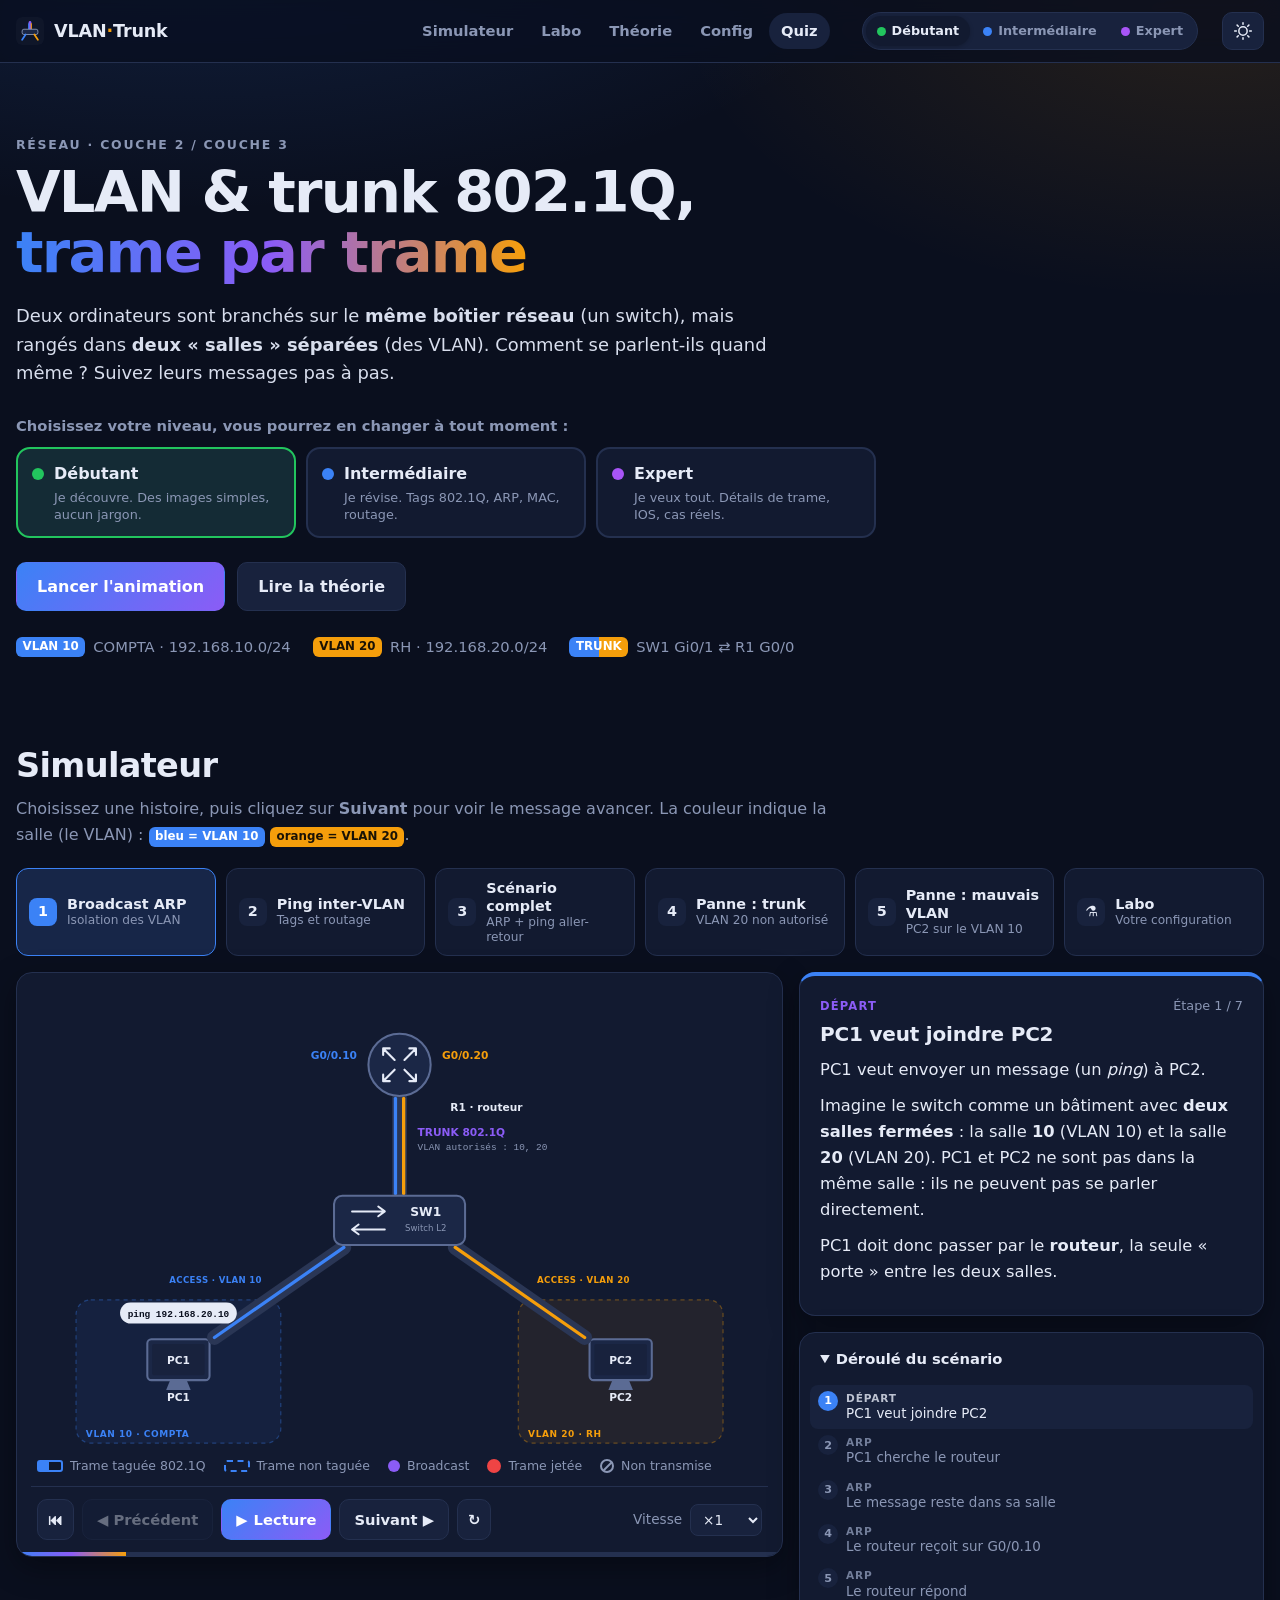
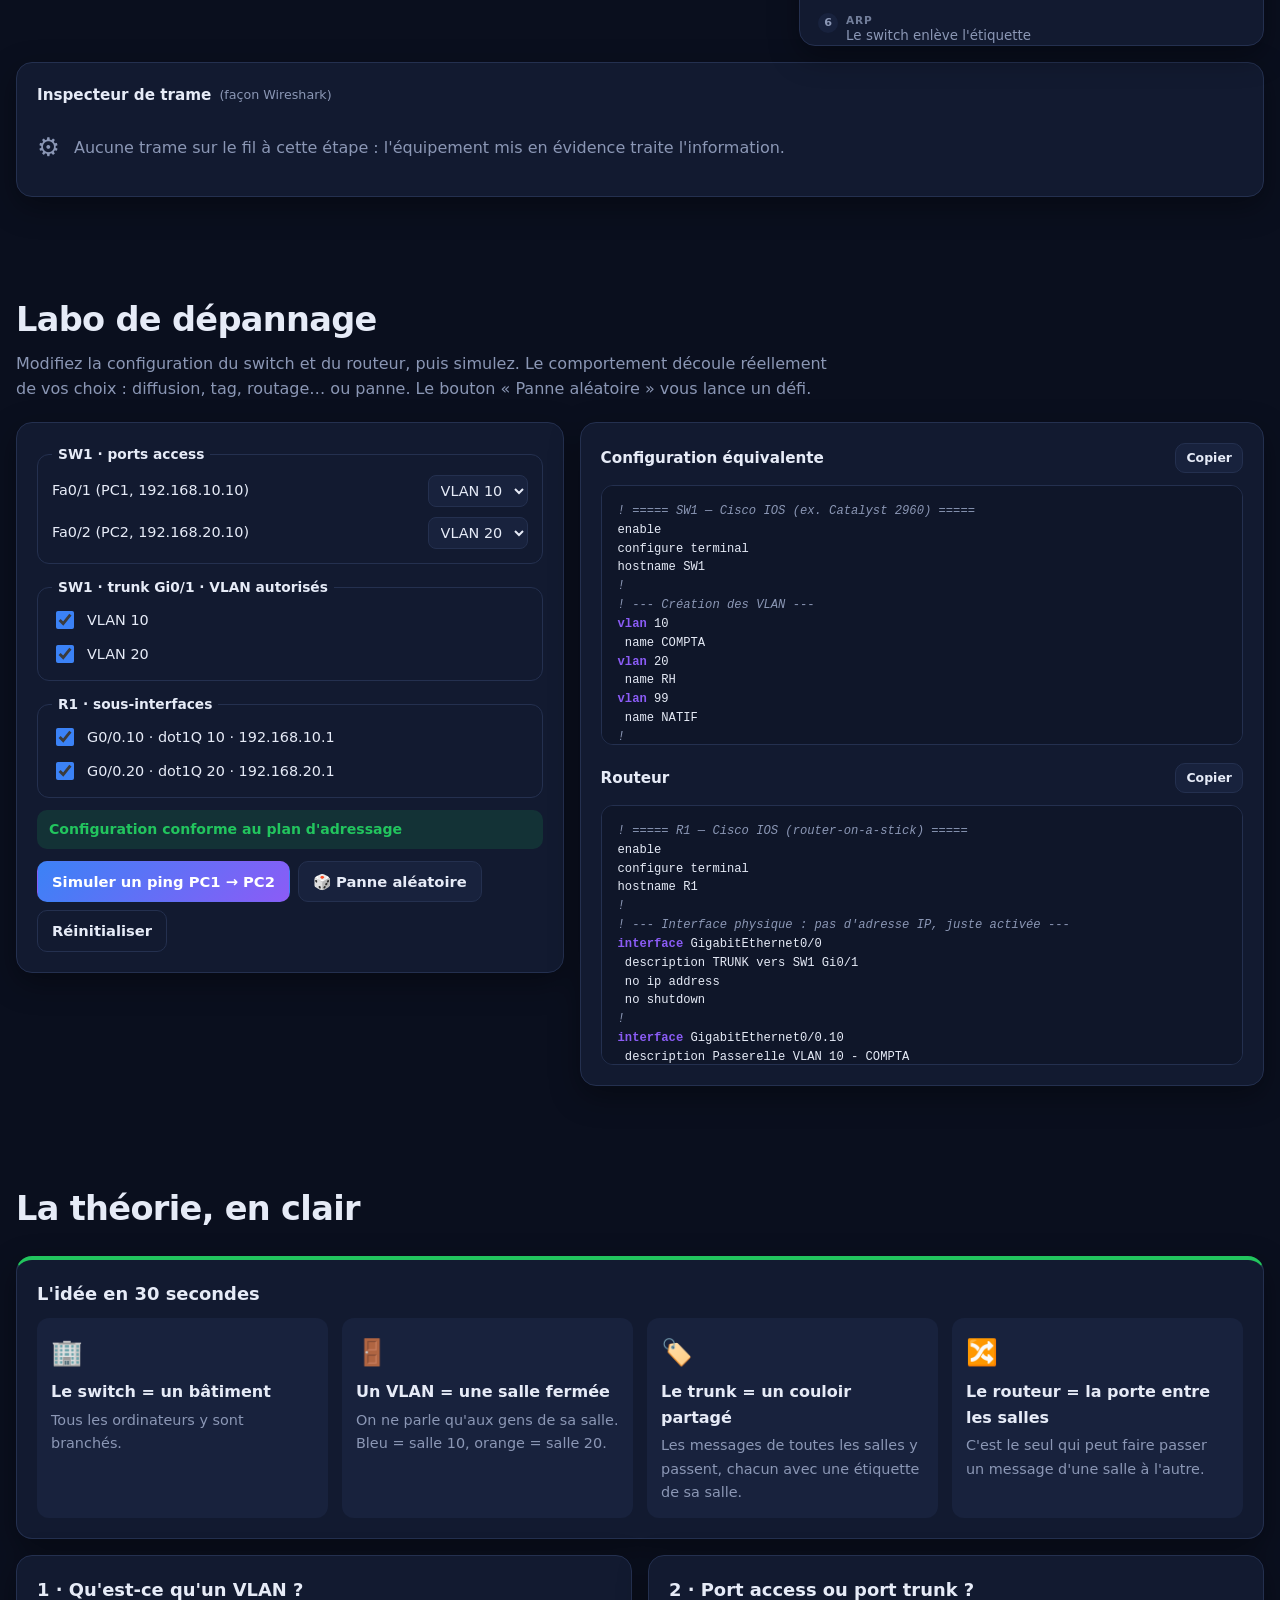
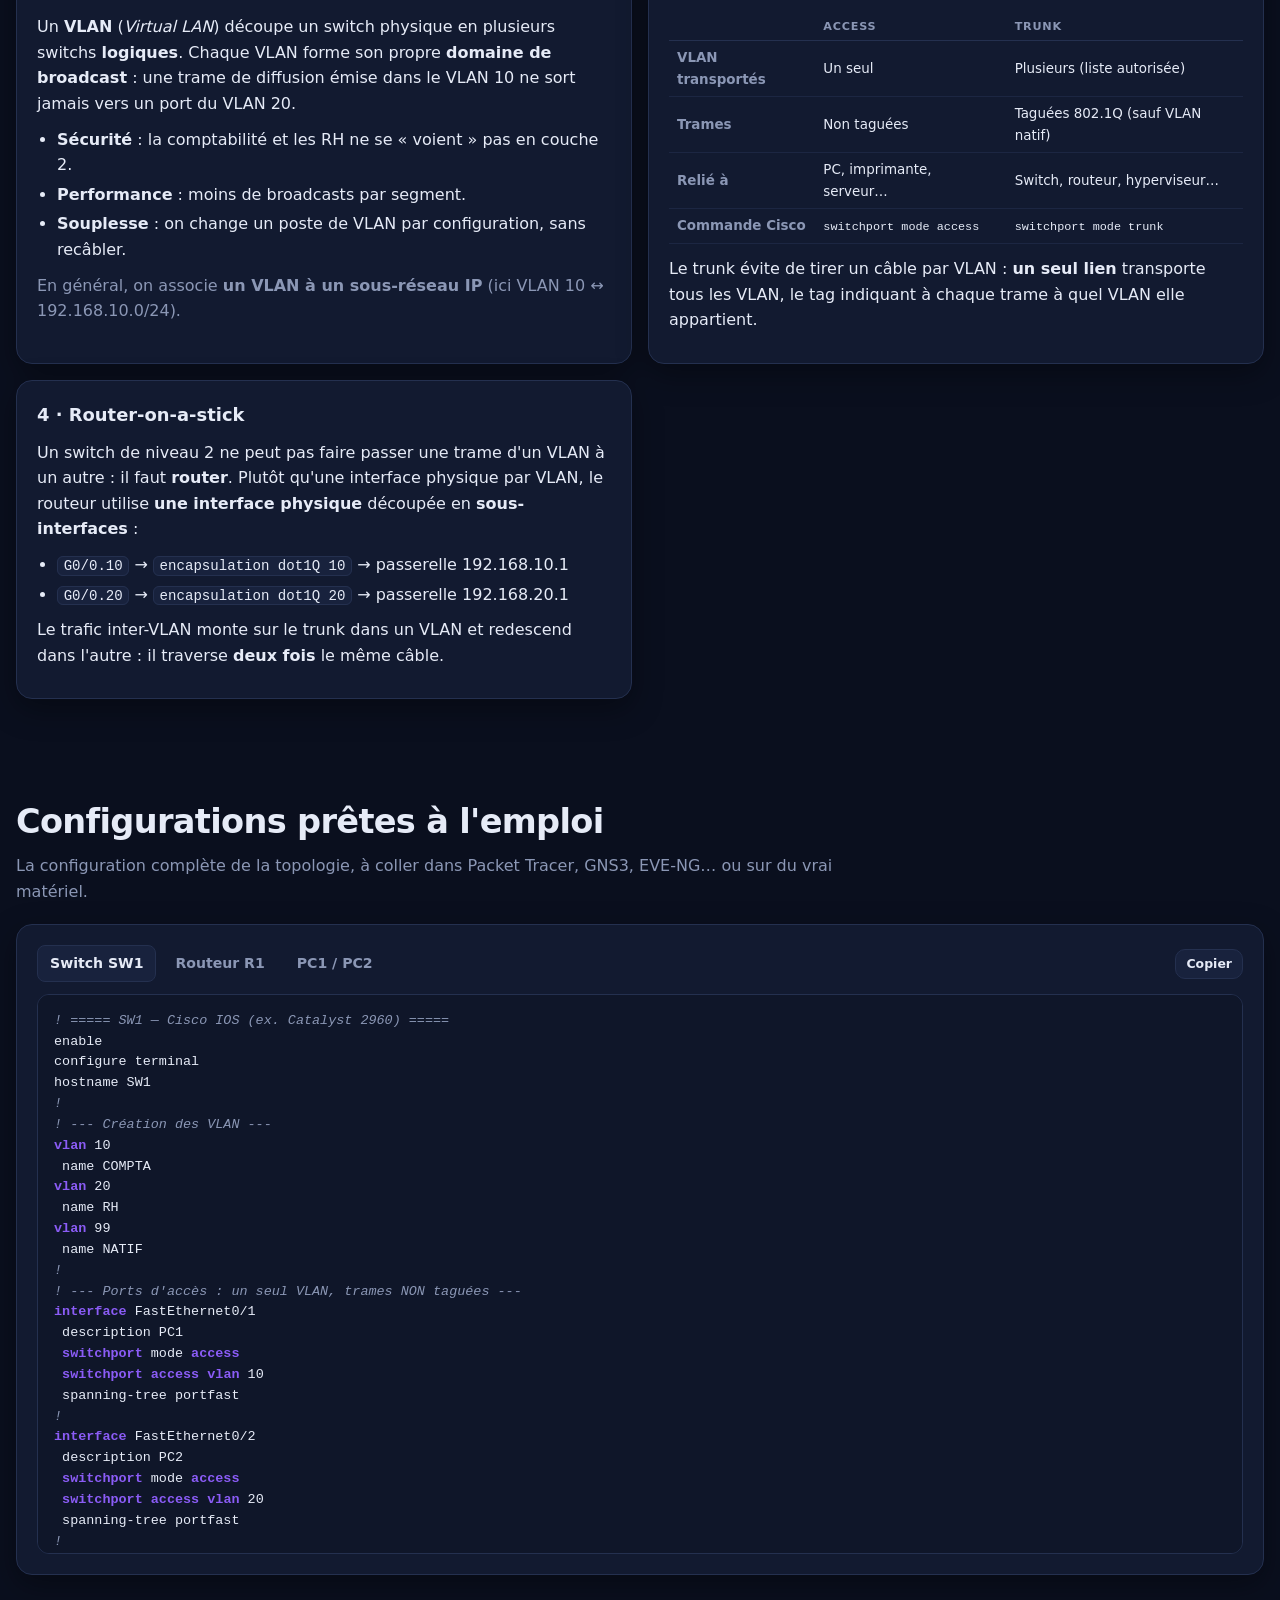
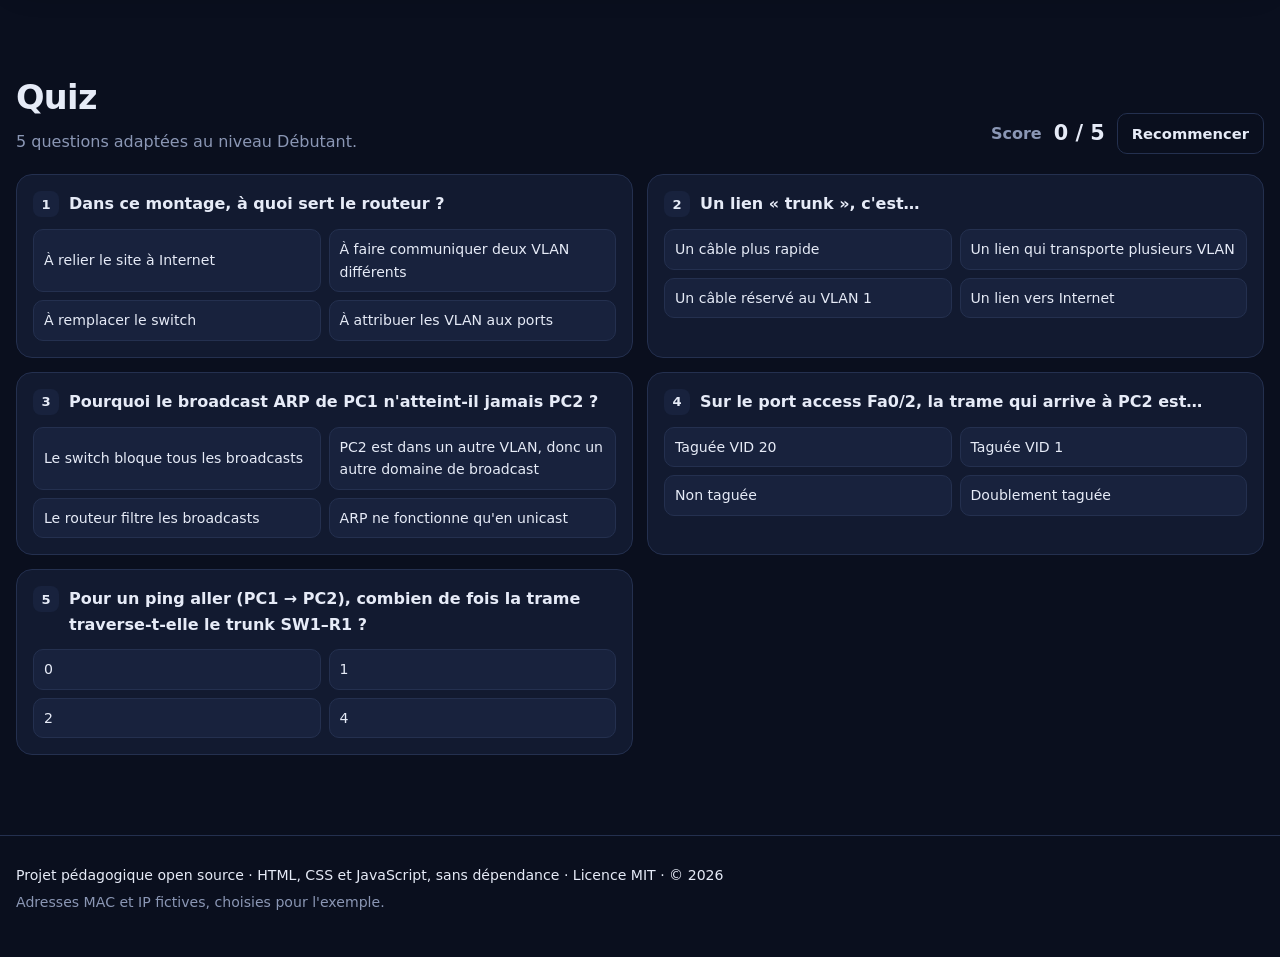
<file: index.html>
<!DOCTYPE html>
<html lang="fr" data-theme="dark" data-level="1">
<head>
  <meta charset="utf-8">
  <meta name="viewport" content="width=device-width, initial-scale=1">
  <title>VLAN & Trunk 802.1Q expliqués en animation</title>
  <meta name="description" content="Simulateur animé et pédagogique : VLAN, ports access, trunk 802.1Q et routage inter-VLAN (router-on-a-stick) entre deux machines sur un même switch.">
  <meta name="theme-color" content="#0b1020">
  <meta property="og:title" content="VLAN & Trunk 802.1Q expliqués en animation">
  <meta property="og:description" content="Suivez chaque trame : tag, détag, diffusion, routage inter-VLAN. Avec labo de dépannage, configs Cisco et quiz.">
  <meta property="og:type" content="website">
  <link rel="icon" href="assets/img/favicon.svg" type="image/svg+xml">
  <link rel="stylesheet" href="assets/css/style.css">
</head>
<body>
  <a class="skip" href="#simulateur">Aller au simulateur</a>

  <header class="topbar">
    <div class="wrap topbar-inner">
      <a class="brand" href="#top" aria-label="Accueil">
        <img src="assets/img/favicon.svg" alt="" width="28" height="28">
        <span>VLAN<b>·</b>Trunk</span>
      </a>
      <nav class="nav" aria-label="Sections">
        <a href="#simulateur">Simulateur</a>
        <a href="#labo">Labo</a>
        <a href="#theorie">Théorie</a>
        <a href="#config">Config</a>
        <a href="#quiz">Quiz</a>
      </nav>
      <div class="levels" role="group" aria-label="Niveau de lecture">
        <button type="button" data-level-btn="1" aria-pressed="true" title="Débutant : des images simples, sans jargon"><i class="dot l1"></i><span>Débutant</span></button>
        <button type="button" data-level-btn="2" aria-pressed="false" title="Intermédiaire : le fonctionnement réel, avec les bons termes"><i class="dot l2"></i><span>Intermédiaire</span></button>
        <button type="button" data-level-btn="3" aria-pressed="false" title="Expert : détails techniques en plus"><i class="dot l3"></i><span>Expert</span></button>
      </div>
      <button id="theme-toggle" class="icon-btn" type="button" aria-label="Basculer thème clair/sombre" title="Thème clair / sombre">
        <svg viewBox="0 0 24 24" width="20" height="20" aria-hidden="true"><path class="sun" d="M12 4V2m0 20v-2m8-8h2M2 12h2m13.66-5.66 1.41-1.41M4.93 19.07l1.41-1.41m0-11.32L4.93 4.93m14.14 14.14-1.41-1.41M12 7a5 5 0 1 0 0 10 5 5 0 0 0 0-10Z"/><path class="moon" d="M21 12.8A9 9 0 1 1 11.2 3a7 7 0 0 0 9.8 9.8Z"/></svg>
      </button>
    </div>
  </header>

  <main id="top">
    <!-- ================= HERO ================= -->
    <section class="hero wrap">
      <p class="eyebrow">Réseau · Couche 2 / Couche 3</p>
      <h1>VLAN &amp; trunk 802.1Q,<br><span class="grad">trame par trame</span></h1>
      <p class="lead only-1">Deux ordinateurs sont branchés sur le <strong>même boîtier réseau</strong> (un switch), mais rangés dans
        <strong>deux « salles » séparées</strong> (des VLAN). Comment se parlent-ils quand même ? Suivez leurs messages pas à pas.</p>
      <p class="lead min-2">Deux PC sur le <strong>même switch</strong>, mais dans deux VLAN différents. Un routeur derrière, relié par un
        <strong>unique câble trunk</strong>. Suivez chaque trame : quand le tag 802.1Q apparaît, quand il disparaît, et
        comment le routeur fait passer le trafic d'un VLAN à l'autre.</p>
      <div class="level-pick" role="group" aria-label="Choisir son niveau">
        <p class="lp-title">Choisissez votre niveau, vous pourrez en changer à tout moment :</p>
        <div class="lp-grid">
          <button type="button" data-level-btn="1" aria-pressed="true"><i class="dot l1"></i><strong>Débutant</strong>
            <small>Je découvre. Des images simples, aucun jargon.</small></button>
          <button type="button" data-level-btn="2" aria-pressed="false"><i class="dot l2"></i><strong>Intermédiaire</strong>
            <small>Je révise. Tags 802.1Q, ARP, MAC, routage.</small></button>
          <button type="button" data-level-btn="3" aria-pressed="false"><i class="dot l3"></i><strong>Expert</strong>
            <small>Je veux tout. Détails de trame, IOS, cas réels.</small></button>
        </div>
      </div>
      <div class="hero-cta">
        <a class="btn primary" href="#simulateur">Lancer l'animation</a>
        <a class="btn" href="#theorie">Lire la théorie</a>
      </div>
      <ul class="hero-facts">
        <li><span class="vchip v10">VLAN 10</span> COMPTA · 192.168.10.0/24</li>
        <li><span class="vchip v20">VLAN 20</span> RH · 192.168.20.0/24</li>
        <li><span class="vchip trunk">TRUNK</span> SW1 Gi0/1 ⇄ R1 G0/0</li>
      </ul>
    </section>

    <!-- ================= SIMULATEUR ================= -->
    <section id="simulateur" class="section wrap" aria-labelledby="sim-title">
      <div class="section-head">
        <h2 id="sim-title">Simulateur</h2>
        <p class="only-1">Choisissez une histoire, puis cliquez sur <strong>Suivant</strong> pour voir le message avancer.
          La couleur indique la salle (le VLAN) : <span class="vchip v10">bleu = VLAN 10</span> <span class="vchip v20">orange = VLAN 20</span>.</p>
        <p class="min-2">Choisissez un scénario, puis avancez étape par étape (<kbd>←</kbd> <kbd>→</kbd>) ou lancez la lecture (<kbd>Espace</kbd>).</p>
      </div>

      <div id="scenarios" class="scenarios" role="tablist" aria-label="Scénarios"></div>

      <div class="sim-grid">
        <div class="card topo-card">
          <svg id="topo" viewBox="0 0 900 565" role="img" aria-label="Topologie : routeur R1 relié en trunk au switch SW1, lui-même relié à PC1 (VLAN 10) et PC2 (VLAN 20) par des ports access"></svg>
          <div class="legend" aria-label="Légende">
            <span><i class="lg-pkt tagged"></i>Trame taguée 802.1Q</span>
            <span><i class="lg-pkt"></i>Trame non taguée</span>
            <span><i class="lg-dot b"></i>Broadcast</span>
            <span><i class="lg-x"></i>Trame jetée</span>
            <span><i class="lg-block"></i>Non transmise</span>
          </div>
          <div class="controls" role="group" aria-label="Contrôles de l'animation">
            <button id="btn-restart" class="icon-btn" type="button" title="Revenir au début (Début)" aria-label="Revenir au début">⏮</button>
            <button id="btn-prev" class="btn" type="button" title="Étape précédente (←)">◀ Précédent</button>
            <button id="btn-play" class="btn primary" type="button" aria-pressed="false">▶ Lecture</button>
            <button id="btn-next" class="btn" type="button" title="Étape suivante (→)">Suivant ▶</button>
            <button id="btn-replay" class="icon-btn" type="button" title="Rejouer l'étape" aria-label="Rejouer l'étape">↻</button>
            <label class="speed">Vitesse
              <select id="speed">
                <option value="0.5">×0,5</option>
                <option value="1" selected>×1</option>
                <option value="1.5">×1,5</option>
                <option value="2">×2</option>
              </select>
            </label>
          </div>
          <div class="progress" aria-hidden="true"><div id="progress-fill"></div></div>
        </div>

        <div class="side">
          <article id="explain" class="card explain" aria-live="polite">
            <div class="ex-top"><span id="ex-phase" class="phase"></span><span id="ex-count" class="count"></span></div>
            <h3 id="ex-title"></h3>
            <div id="ex-body" class="ex-body"></div>
          </article>
          <details class="card log-card" open>
            <summary>Déroulé du scénario</summary>
            <ol id="steplog" class="steplog"></ol>
          </details>
        </div>
      </div>

      <div class="card insp-card">
        <h3 class="card-title">Inspecteur de trame <small>(façon Wireshark)</small></h3>
        <div id="inspector"></div>
      </div>

      <div class="tables min-2">
        <div class="card tbl-card">
          <h3 class="card-title">SW1 · table MAC</h3>
          <table id="tbl-mac"><thead><tr><th>VLAN</th><th>MAC</th><th>Port</th><th>Type</th></tr></thead><tbody></tbody></table>
        </div>
        <div class="card tbl-card">
          <h3 class="card-title">R1 · table de routage</h3>
          <table id="tbl-route"><thead><tr><th></th><th>Réseau</th><th>Interface</th></tr></thead><tbody></tbody></table>
          <h3 class="card-title sub">R1 · table ARP</h3>
          <table id="tbl-arp-r"><thead><tr><th>IP</th><th>MAC</th><th>Interface</th></tr></thead><tbody></tbody></table>
        </div>
        <div class="card tbl-card">
          <h3 class="card-title">PC1 · cache ARP</h3>
          <table id="tbl-arp-pc1"><thead><tr><th>IP</th><th>MAC</th></tr></thead><tbody></tbody></table>
          <h3 class="card-title sub">PC2 · cache ARP</h3>
          <table id="tbl-arp-pc2"><thead><tr><th>IP</th><th>MAC</th></tr></thead><tbody></tbody></table>
        </div>
      </div>
    </section>

    <!-- ================= LABO ================= -->
    <section id="labo" class="section wrap" aria-labelledby="lab-title">
      <div class="section-head">
        <h2 id="lab-title">Labo de dépannage</h2>
        <p>Modifiez la configuration du switch et du routeur, puis simulez. Le comportement découle réellement de vos choix :
          diffusion, tag, routage… ou panne. Le bouton « Panne aléatoire » vous lance un défi.</p>
      </div>
      <div class="lab-grid">
        <form id="lab-form" class="card lab-form">
          <fieldset>
            <legend>SW1 · ports access</legend>
            <label>Fa0/1 (PC1, 192.168.10.10)
              <select name="p1"><option value="10">VLAN 10</option><option value="20">VLAN 20</option></select></label>
            <label>Fa0/2 (PC2, 192.168.20.10)
              <select name="p2"><option value="10">VLAN 10</option><option value="20">VLAN 20</option></select></label>
          </fieldset>
          <fieldset>
            <legend>SW1 · trunk Gi0/1 · VLAN autorisés</legend>
            <label class="chk"><input type="checkbox" name="allowed" value="10"> VLAN 10</label>
            <label class="chk"><input type="checkbox" name="allowed" value="20"> VLAN 20</label>
          </fieldset>
          <fieldset>
            <legend>R1 · sous-interfaces</legend>
            <label class="chk"><input type="checkbox" name="subs" value="10"> G0/0.10 · dot1Q 10 · 192.168.10.1</label>
            <label class="chk"><input type="checkbox" name="subs" value="20"> G0/0.20 · dot1Q 20 · 192.168.20.1</label>
          </fieldset>
          <p id="lab-status" class="lab-status"></p>
          <div class="lab-actions">
            <button class="btn primary" type="submit">Simuler un ping PC1 → PC2</button>
            <button id="lab-random" class="btn" type="button">🎲 Panne aléatoire</button>
            <button id="lab-reset" class="btn ghost" type="button">Réinitialiser</button>
          </div>
        </form>
        <div class="card lab-preview">
          <h3 class="card-title">Configuration équivalente <button class="copy" type="button" data-copy="#lab-sw">Copier</button></h3>
          <pre id="lab-sw" class="code small"></pre>
          <h3 class="card-title sub">Routeur <button class="copy" type="button" data-copy="#lab-r">Copier</button></h3>
          <pre id="lab-r" class="code small"></pre>
        </div>
      </div>
    </section>

    <!-- ================= THEORIE ================= -->
    <section id="theorie" class="section wrap" aria-labelledby="th-title">
      <div class="section-head">
        <h2 id="th-title">La théorie, en clair</h2>
      </div>

      <div class="theory">
        <article class="card wide only-1 analogy">
          <h3>L'idée en 30 secondes</h3>
          <div class="analogy-grid">
            <div><span class="an-ico">🏢</span><strong>Le switch = un bâtiment</strong><p>Tous les ordinateurs y sont branchés.</p></div>
            <div><span class="an-ico">🚪</span><strong>Un VLAN = une salle fermée</strong><p>On ne parle qu'aux gens de sa salle. Bleu = salle 10, orange = salle 20.</p></div>
            <div><span class="an-ico">🏷️</span><strong>Le trunk = un couloir partagé</strong><p>Les messages de toutes les salles y passent, chacun avec une étiquette de sa salle.</p></div>
            <div><span class="an-ico">🔀</span><strong>Le routeur = la porte entre les salles</strong><p>C'est le seul qui peut faire passer un message d'une salle à l'autre.</p></div>
          </div>
        </article>

        <article class="card">
          <h3>1 · Qu'est-ce qu'un VLAN ?</h3>
          <p>Un <strong>VLAN</strong> (<em>Virtual LAN</em>) découpe un switch physique en plusieurs switchs <strong>logiques</strong>.
            Chaque VLAN forme son propre <strong>domaine de broadcast</strong> : une trame de diffusion émise dans le VLAN 10 ne sort
            jamais vers un port du VLAN 20.</p>
          <ul>
            <li><strong>Sécurité</strong> : la comptabilité et les RH ne se « voient » pas en couche 2.</li>
            <li><strong>Performance</strong> : moins de broadcasts par segment.</li>
            <li><strong>Souplesse</strong> : on change un poste de VLAN par configuration, sans recâbler.</li>
          </ul>
          <p class="muted">En général, on associe <strong>un VLAN à un sous-réseau IP</strong> (ici VLAN 10 ↔ 192.168.10.0/24).</p>
        </article>

        <article class="card">
          <h3>2 · Port access ou port trunk ?</h3>
          <table class="cmp">
            <thead><tr><th></th><th>Access</th><th>Trunk</th></tr></thead>
            <tbody>
              <tr><td>VLAN transportés</td><td>Un seul</td><td>Plusieurs (liste autorisée)</td></tr>
              <tr><td>Trames</td><td>Non taguées</td><td>Taguées 802.1Q (sauf VLAN natif)</td></tr>
              <tr><td>Relié à</td><td>PC, imprimante, serveur…</td><td>Switch, routeur, hyperviseur…</td></tr>
              <tr><td>Commande Cisco</td><td><code>switchport mode access</code></td><td><code>switchport mode trunk</code></td></tr>
            </tbody>
          </table>
          <p>Le trunk évite de tirer un câble par VLAN : <strong>un seul lien</strong> transporte tous les VLAN, le tag indiquant
            à chaque trame à quel VLAN elle appartient.</p>
        </article>

        <article class="card wide min-2">
          <h3>3 · Anatomie d'une trame 802.1Q</h3>
          <p>La norme <strong>IEEE 802.1Q</strong> insère <strong>4 octets</strong> entre la MAC source et l'EtherType. Le FCS est
            recalculé ; la taille maximale passe de 1518 à 1522 octets.</p>
          <div class="framebar big" aria-label="Structure d'une trame 802.1Q">
            <div class="seg s-pre" style="flex:5"><span class="seg-name">Préambule + SFD</span><span class="seg-size">8 o</span></div>
            <div class="seg s-mac" style="flex:6"><span class="seg-name">MAC dest.</span><span class="seg-size">6 o</span></div>
            <div class="seg s-mac" style="flex:6"><span class="seg-name">MAC source</span><span class="seg-size">6 o</span></div>
            <div class="seg s-tag" style="flex:5"><span class="seg-name">Tag 802.1Q</span><span class="seg-size">4 o</span></div>
            <div class="seg s-type" style="flex:3"><span class="seg-name">EtherType</span><span class="seg-size">2 o</span></div>
            <div class="seg s-data" style="flex:10"><span class="seg-name">Données</span><span class="seg-size">46–1500 o</span></div>
            <div class="seg s-fcs" style="flex:4"><span class="seg-name">FCS</span><span class="seg-size">4 o</span></div>
          </div>
          <div class="tagdetail big" style="--bc:var(--v10)">
            <div><span>TPID</span><code>0x8100</code><small>16 bits : « attention, tag 802.1Q »</small></div>
            <div><span>PCP</span><code>3 bits</code><small>Priorité QoS (802.1p), 0 à 7</small></div>
            <div><span>DEI</span><code>1 bit</code><small>Trame éligible à l'abandon en cas de congestion</small></div>
            <div class="vid"><span>VID</span><code>12 bits</code><small>Numéro de VLAN : 1 à 4094 (0 et 4095 réservés)</small></div>
          </div>
        </article>

        <article class="card">
          <h3>4 · Router-on-a-stick</h3>
          <p>Un switch de niveau 2 ne peut pas faire passer une trame d'un VLAN à un autre : il faut <strong>router</strong>.
            Plutôt qu'une interface physique par VLAN, le routeur utilise <strong>une interface physique</strong> découpée en
            <strong>sous-interfaces</strong> :</p>
          <ul>
            <li><code>G0/0.10</code> → <code>encapsulation dot1Q 10</code> → passerelle 192.168.10.1</li>
            <li><code>G0/0.20</code> → <code>encapsulation dot1Q 20</code> → passerelle 192.168.20.1</li>
          </ul>
          <p>Le trafic inter-VLAN monte sur le trunk dans un VLAN et redescend dans l'autre : il traverse <strong>deux fois</strong>
            le même câble.</p>
        </article>

        <article class="card min-2">
          <h3>5 · Et en production ?</h3>
          <table class="cmp">
            <thead><tr><th></th><th>Router-on-a-stick</th><th>Switch L3 (SVI)</th></tr></thead>
            <tbody>
              <tr><td>Coût</td><td>Faible</td><td>Plus élevé</td></tr>
              <tr><td>Débit inter-VLAN</td><td>Limité par un seul lien</td><td>Vitesse du fond de panier</td></tr>
              <tr><td>Config</td><td><code>int g0/0.10</code></td><td><code>int vlan 10</code> + <code>ip routing</code></td></tr>
              <tr><td>Usage</td><td>Petit site, labo, pare-feu</td><td>Cœur de réseau, campus</td></tr>
            </tbody>
          </table>
          <p class="muted">Beaucoup de pare-feu (Fortinet, pfSense, OPNsense…) jouent ce rôle de « routeur sur un bâton » avec des
            interfaces VLAN sur un lien trunk, ce qui permet de filtrer le trafic inter-VLAN.</p>
        </article>

        <article class="card min-2">
          <h3>6 · VLAN natif &amp; bonnes pratiques</h3>
          <ul>
            <li>Le <strong>VLAN natif</strong> est le seul transporté <strong>sans tag</strong> sur un trunk (VLAN 1 par défaut).
              Il doit être identique des deux côtés.</li>
            <li>Choisir un VLAN natif <strong>inutilisé</strong> (ex. 99) : cela limite l'attaque par <em>double tagging</em> (VLAN hopping).</li>
            <li>Restreindre le trunk avec <code>switchport trunk allowed vlan</code>.</li>
            <li>Désactiver DTP : <code>switchport nonegotiate</code>, et forcer <code>mode access</code> sur les ports utilisateurs.</li>
            <li>Ports inutilisés : <code>shutdown</code> et placement dans un VLAN « parking ».</li>
            <li>Ne pas utiliser le VLAN 1 pour les données ni l'administration.</li>
          </ul>
        </article>

        <article class="card wide min-3 expert-card">
          <h3>7 · Pour aller plus loin <span class="lvl-tag">Expert</span></h3>
          <div class="expert-grid">
            <div><h4>VLAN hopping par double tag</h4><p>L'attaquant, placé dans le VLAN natif, envoie une trame avec deux tags. Le premier switch retire le tag externe
              (natif, donc envoyé sans tag sur le trunk) ; le second lit le tag interne et livre la trame dans le VLAN cible. Parade : VLAN natif inutilisé,
              ou <code>vlan dot1q tag native</code>.</p></div>
            <div><h4>Usurpation de switch (DTP)</h4><p>Un port en <code>dynamic auto/desirable</code> peut négocier un trunk avec un poste malveillant et lui donner accès à tous les VLAN.
              Parade : <code>switchport mode access</code> + <code>switchport nonegotiate</code>.</p></div>
            <div><h4>QinQ (802.1ad)</h4><p>Un opérateur empile un tag de service (TPID <code>0x88A8</code>) devant le tag client (<code>0x8100</code>) pour transporter les VLAN
              de ses clients. Il faut un MTU ≥ 1526 octets sur le cœur.</p></div>
            <div><h4>Trunk vers un hyperviseur</h4><p>Proxmox (bridge <em>VLAN aware</em>), ESXi (port group avec VLAN ID ou 4095) ou Hyper-V : un seul lien trunk, et chaque VM
              reçoit son VLAN. Le tag est posé par le vSwitch, comme ici par le routeur.</p></div>
            <div><h4>VLAN privés (PVLAN)</h4><p>Ils isolent des hôtes <em>dans</em> un même VLAN et sous-réseau (ports isolated/community/promiscuous) : c'est le cas
              typique des DMZ et des hébergeurs.</p></div>
            <div><h4>Dépannage méthodique</h4><p>Dans l'ordre : <code>show vlan brief</code> → <code>show interfaces trunk</code> (liste autorisée, VLAN natif) →
              <code>show mac address-table vlan X</code> → <code>show ip interface brief</code> → <code>show arp</code> → capture sur le trunk.</p></div>
          </div>
        </article>
      </div>
    </section>

    <!-- ================= CONFIG ================= -->
    <section id="config" class="section wrap" aria-labelledby="cfg-title">
      <div class="section-head">
        <h2 id="cfg-title">Configurations prêtes à l'emploi</h2>
        <p>La configuration complète de la topologie, à coller dans Packet Tracer, GNS3, EVE-NG… ou sur du vrai matériel.</p>
      </div>
      <div class="card cfg-card">
        <div id="cfg-tabs" class="cfg-tabs" role="tablist">
          <button type="button" role="tab" data-cfg="switch">Switch SW1</button>
          <button type="button" role="tab" data-cfg="router">Routeur R1</button>
          <button type="button" role="tab" data-cfg="pcs">PC1 / PC2</button>
          <button type="button" role="tab" data-cfg="linux" class="min-2">Routeur Linux</button>
          <button type="button" role="tab" data-cfg="verify" class="min-2">Vérification</button>
          <button class="copy" type="button" data-copy="#cfg-code">Copier</button>
        </div>
        <pre id="cfg-code" class="code"></pre>
      </div>
    </section>

    <!-- ================= QUIZ ================= -->
    <section id="quiz" class="section wrap" aria-labelledby="quiz-title">
      <div class="section-head row">
        <div>
          <h2 id="quiz-title">Quiz</h2>
          <p id="quiz-intro">Questions adaptées à votre niveau.</p>
        </div>
        <div class="quiz-score">Score <strong id="quiz-score">0 / 5</strong>
          <button id="quiz-reset" class="btn ghost" type="button">Recommencer</button></div>
      </div>
      <ol id="quiz-list" class="quiz"></ol>
      <p id="quiz-done" class="card quiz-done" hidden></p>
    </section>
  </main>

  <footer class="footer">
    <div class="wrap">
      <p>Projet pédagogique open source · HTML, CSS et JavaScript, sans dépendance · Licence MIT · © <span id="year"></span></p>
      <p class="muted">Adresses MAC et IP fictives, choisies pour l'exemple.</p>
    </div>
  </footer>

  <script src="assets/js/data.js"></script>
  <script src="assets/js/scenario.js"></script>
  <script src="assets/js/app.js"></script>
</body>
</html>
</file>
<file: assets/css/style.css>
/* ==========================================================================
   VLAN & Trunk 802.1Q — feuille de style
   ========================================================================== */

:root {
  --v10: #3b82f6;
  --v20: #f59e0b;
  --v10-ink: #ffffff;
  --v20-ink: #1a1205;
  --ok: #22c55e;
  --bad: #ef4444;
  --radius: 16px;
  --font: "Inter", "Segoe UI", system-ui, -apple-system, Roboto, "Helvetica Neue", Arial, sans-serif;
  --mono: "JetBrains Mono", "Cascadia Code", "Fira Code", ui-monospace, SFMono-Regular, Menlo, Consolas, monospace;
}

html[data-theme="dark"] {
  --bg: #0a0f1e;
  --bg2: #0f1629;
  --card: #121a30;
  --card2: #18223d;
  --line: #24304f;
  --text: #e6ebf7;
  --muted: #8b97b5;
  --cable: #2a3655;
  --dev: #1b2746;
  --dev-stroke: #5b6b94;
  --pkt-body: #0f172a;
  --shadow: 0 10px 30px rgba(0, 0, 0, .35);
  --accent: #8b5cf6;
  color-scheme: dark;
}
html[data-theme="light"] {
  --bg: #f5f7fc;
  --bg2: #eef1f9;
  --card: #ffffff;
  --card2: #f3f5fb;
  --line: #dde3f0;
  --text: #162036;
  --muted: #5f6b86;
  --cable: #cfd6e6;
  --dev: #ffffff;
  --dev-stroke: #7d8bab;
  --pkt-body: #ffffff;
  --shadow: 0 10px 30px rgba(22, 32, 54, .08);
  --accent: #7c3aed;
  color-scheme: light;
}

*, *::before, *::after { box-sizing: border-box; }
html { scroll-behavior: smooth; scroll-padding-top: 76px; }
@media (prefers-reduced-motion: reduce) { html { scroll-behavior: auto; } *, *::before, *::after { animation: none !important; transition: none !important; } }

body {
  margin: 0;
  font-family: var(--font);
  font-size: 16px;
  line-height: 1.6;
  color: var(--text);
  background:
    radial-gradient(1200px 500px at 15% -10%, color-mix(in srgb, var(--v10) 16%, transparent), transparent 60%),
    radial-gradient(900px 500px at 95% 0%, color-mix(in srgb, var(--v20) 12%, transparent), transparent 60%),
    var(--bg);
  background-attachment: fixed;
}
a { color: var(--v10); }
code, kbd, pre { font-family: var(--mono); }
code { font-size: .88em; background: var(--card2); border: 1px solid var(--line); padding: .05em .4em; border-radius: 6px; white-space: nowrap; }
kbd { font-size: .8em; border: 1px solid var(--line); border-bottom-width: 2px; border-radius: 6px; padding: .05em .45em; background: var(--card); }
.muted { color: var(--muted); }
.wrap { width: min(1280px, 100% - 32px); margin-inline: auto; }
.skip { position: absolute; left: -999px; top: 8px; background: var(--card); padding: 8px 12px; border-radius: 8px; z-index: 100; }
.skip:focus { left: 8px; }
:focus-visible { outline: 2px solid var(--accent); outline-offset: 2px; }

/* ---------- Barre du haut ---------- */
.topbar { position: sticky; top: 0; z-index: 50; backdrop-filter: saturate(1.4) blur(12px); background: color-mix(in srgb, var(--bg) 78%, transparent); border-bottom: 1px solid var(--line); }
.topbar-inner { display: flex; align-items: center; gap: 24px; height: 62px; }
.brand { display: flex; align-items: center; gap: 10px; color: var(--text); text-decoration: none; font-weight: 800; letter-spacing: -.01em; font-size: 1.1rem; }
.brand b { color: var(--v20); }
.nav { display: flex; gap: 4px; margin-left: auto; overflow-x: auto; }
.nav a { color: var(--muted); text-decoration: none; padding: 6px 12px; border-radius: 999px; font-weight: 600; font-size: .92rem; white-space: nowrap; }
.nav a:hover, .nav a.active { color: var(--text); background: var(--card2); }

/* ---------- Boutons ---------- */
.btn, .icon-btn, .copy {
  font: inherit; font-weight: 600; font-size: .92rem; color: var(--text); background: var(--card2);
  border: 1px solid var(--line); border-radius: 10px; padding: 8px 14px; cursor: pointer; text-decoration: none;
  display: inline-flex; align-items: center; gap: 6px; transition: transform .12s, background .15s, border-color .15s;
}
.btn:hover:not(:disabled), .icon-btn:hover, .copy:hover { border-color: var(--dev-stroke); }
.btn:active:not(:disabled) { transform: translateY(1px); }
.btn:disabled { opacity: .4; cursor: not-allowed; }
.btn.primary { background: linear-gradient(135deg, var(--v10), var(--accent)); border-color: transparent; color: #fff; }
.btn.ghost { background: transparent; }
.icon-btn { padding: 8px 10px; }
.copy { font-size: .78rem; padding: 4px 10px; margin-left: auto; }
#theme-toggle svg path { fill: none; stroke: currentColor; stroke-width: 1.8; stroke-linecap: round; }
html[data-theme="dark"] #theme-toggle .moon, html[data-theme="light"] #theme-toggle .sun { display: none; }

/* ---------- Hero ---------- */
.hero { padding: 72px 0 32px; }
.eyebrow { text-transform: uppercase; letter-spacing: .14em; font-size: .78rem; font-weight: 700; color: var(--muted); margin: 0 0 8px; }
.hero h1 { font-size: clamp(2.1rem, 5vw, 3.6rem); line-height: 1.05; margin: 0 0 18px; letter-spacing: -.03em; }
.grad { background: linear-gradient(90deg, var(--v10), var(--accent) 50%, var(--v20)); -webkit-background-clip: text; background-clip: text; color: transparent; }
.lead { font-size: 1.12rem; max-width: 780px; color: color-mix(in srgb, var(--text) 85%, var(--muted)); }
.hero-cta { display: flex; gap: 12px; margin: 24px 0; flex-wrap: wrap; }
.hero-cta .btn { padding: 11px 20px; font-size: 1rem; }
.hero-facts { list-style: none; padding: 0; margin: 0; display: flex; gap: 10px 22px; flex-wrap: wrap; color: var(--muted); font-size: .92rem; }
.hero-facts li { display: flex; align-items: center; gap: 8px; }

.vchip { display: inline-block; font-size: .74rem; font-weight: 700; padding: .1em .55em; border-radius: 6px; color: #fff; line-height: 1.5; white-space: nowrap; }
.vchip.v10 { background: var(--v10); }
.vchip.v20 { background: var(--v20); color: #1a1205; }
.vchip.trunk { background: linear-gradient(90deg, var(--v10) 50%, var(--v20) 50%); }

/* ---------- Sections ---------- */
.section { padding: 48px 0; }
.section-head { margin-bottom: 20px; }
.section-head.row { display: flex; align-items: flex-end; justify-content: space-between; gap: 16px; flex-wrap: wrap; }
.section-head h2 { font-size: clamp(1.6rem, 3vw, 2.1rem); margin: 0 0 4px; letter-spacing: -.02em; }
.section-head p { margin: 0; color: var(--muted); max-width: 820px; }
.card { background: var(--card); border: 1px solid var(--line); border-radius: var(--radius); box-shadow: var(--shadow); padding: 20px; }
.card-title { display: flex; align-items: center; gap: 8px; font-size: .95rem; margin: 0 0 12px; }
.card-title small { color: var(--muted); font-weight: 500; }
.card-title.sub { margin-top: 18px; }

/* ---------- Scénarios ---------- */
.scenarios { display: grid; grid-template-columns: repeat(6, 1fr); gap: 10px; margin-bottom: 16px; }
.scenarios button {
  font: inherit; color: var(--text); text-align: left; background: var(--card); border: 1px solid var(--line);
  border-radius: 12px; padding: 10px 12px; cursor: pointer; display: flex; gap: 10px; align-items: center; transition: border-color .15s, background .15s;
}
.scenarios button:hover { border-color: var(--dev-stroke); }
.scenarios button[aria-selected="true"] { border-color: var(--v10); background: color-mix(in srgb, var(--v10) 12%, var(--card)); }
.sc-num { flex: none; width: 28px; height: 28px; border-radius: 8px; display: grid; place-items: center; font-weight: 800; background: var(--card2); font-size: .9rem; }
.scenarios button[aria-selected="true"] .sc-num { background: var(--v10); color: #fff; }
.sc-txt { display: flex; flex-direction: column; line-height: 1.25; min-width: 0; }
.sc-txt strong { font-size: .9rem; }
.sc-txt small { color: var(--muted); font-size: .76rem; }

/* ---------- Grille simulateur ---------- */
.sim-grid { display: grid; grid-template-columns: minmax(0, 1.65fr) minmax(320px, 1fr); gap: 16px; align-items: start; }
.topo-card { padding: 14px 14px 0; overflow: hidden; }
#topo { width: 100%; height: auto; display: block; }
.side { display: flex; flex-direction: column; gap: 16px; }

.legend { display: flex; flex-wrap: wrap; gap: 6px 18px; font-size: .78rem; color: var(--muted); padding: 6px 6px 10px; border-bottom: 1px solid var(--line); }
.legend span { display: inline-flex; align-items: center; gap: 7px; }
.lg-pkt { width: 26px; height: 12px; border-radius: 3px; border: 2px dashed var(--v10); display: inline-block; }
.lg-pkt.tagged { border-style: solid; background: linear-gradient(90deg, var(--v10) 45%, var(--pkt-body) 45%); }
.lg-dot.b { width: 12px; height: 12px; border-radius: 50%; background: var(--accent); display: inline-block; }
.lg-x { width: 14px; height: 14px; border-radius: 50%; background: var(--bad); display: inline-block; }
.lg-block { width: 14px; height: 14px; border-radius: 50%; border: 2px solid var(--muted); display: inline-block; position: relative; }
.lg-block::after { content: ""; position: absolute; left: 5px; top: -1px; width: 2px; height: 12px; background: var(--muted); transform: rotate(45deg); }

.controls { display: flex; align-items: center; gap: 8px; flex-wrap: wrap; padding: 12px 6px; }
.speed { margin-left: auto; display: flex; align-items: center; gap: 8px; color: var(--muted); font-size: .85rem; }
select { font: inherit; color: var(--text); background: var(--card2); border: 1px solid var(--line); border-radius: 8px; padding: 6px 8px; }
.progress { height: 4px; background: var(--line); margin: 0 -14px; }
#progress-fill { height: 100%; width: 0; background: linear-gradient(90deg, var(--v10), var(--accent), var(--v20)); transition: width .35s; }

/* ---------- SVG ---------- */
#topo text { font-family: var(--font); fill: var(--text); }
#topo .lbl-strong { font-size: 13px; font-weight: 700; }
#topo .lbl-mono { font-family: var(--mono); font-size: 11.5px; fill: var(--muted); }
#topo .lbl-mono.dim { opacity: .8; font-size: 10.5px; }
#topo .lbl-tiny { font-size: 10.5px; font-weight: 700; letter-spacing: .04em; fill: var(--muted); }
#topo .trunk-lbl { fill: var(--accent); }
#topo .port { font-family: var(--mono); font-size: 11px; font-weight: 700; fill: var(--muted); }
#topo .zone { fill-opacity: .07; stroke-opacity: .35; stroke-width: 1.5; stroke-dasharray: 5 5; }
#topo .zone-lbl { font-size: 11px; font-weight: 800; letter-spacing: .06em; }
#topo .cable { stroke: var(--cable); stroke-width: 18; stroke-linecap: round; }
#topo .vline { stroke-width: 4; stroke-linecap: round; }
#topo .vline.off { stroke-dasharray: 4 6; opacity: .5; }
#topo .sublabel.off { opacity: .45; }
#topo .sublabel.off .lbl-strong { text-decoration: line-through; }

#topo .router { fill: var(--dev); stroke: var(--dev-stroke); stroke-width: 2.5; }
#topo .router-arrows path { stroke: var(--text); stroke-width: 2.6; fill: none; stroke-linecap: round; stroke-linejoin: round; }
#topo .switch { fill: var(--dev); stroke: var(--dev-stroke); stroke-width: 2.5; }
#topo .switch-arrows path { stroke: var(--text); stroke-width: 2.4; fill: none; stroke-linecap: round; stroke-linejoin: round; }
#topo .sw-txt { font-weight: 800; font-size: 15px; }
#topo .sw-sub { font-size: 10.5px; fill: var(--muted); }
#topo .pc-screen { fill: var(--dev); stroke: var(--dev-stroke); stroke-width: 2.5; }
#topo .pc-glass { fill: var(--card2); }
#topo .pc-stand { fill: var(--dev-stroke); }
#topo .pc-txt { font-weight: 800; font-size: 13px; }
#topo .ring { fill: none; stroke: var(--accent); stroke-width: 2.5; opacity: 0; }
#topo .dev.focus .ring { animation: pulse 1.6s ease-in-out infinite; }
@keyframes pulse { 0%, 100% { opacity: .15; } 50% { opacity: .95; } }

#topo .pkt { filter: drop-shadow(0 3px 6px rgba(0, 0, 0, .35)); }
#topo .pkt-body { fill: var(--pkt-body); stroke-width: 2.5; }
#topo .pkt.untagged .pkt-body { stroke-dasharray: 5 3; }
#topo .pkt-txt { font-size: 12px; font-weight: 800; font-family: var(--mono); }
#topo .pkt-tag-txt { font-size: 11px; font-weight: 800; fill: #fff; font-family: var(--mono); }
#topo .pkt.t20 .pkt-tag-txt { fill: var(--v20-ink); }
#topo .pkt-bcast { fill: var(--accent); }
#topo .pkt-bcast-txt { fill: #fff; font-size: 12px; font-weight: 800; }

#topo .note { animation: pop .35s ease-out both; }
#topo .note rect { fill: var(--text); }
#topo .note text { fill: var(--bg); font-size: 11.5px; font-weight: 700; font-family: var(--mono); }
#topo .drop { animation: pop .35s ease-out both; }
#topo .drop circle { fill: var(--bad); }
#topo .drop path { stroke: #fff; stroke-width: 3; stroke-linecap: round; }
#topo .drop text { fill: var(--bad); font-weight: 800; font-size: 12.5px; }
#topo .block { animation: pop .35s ease-out both; }
#topo .block circle { fill: var(--card); stroke: var(--muted); stroke-width: 2.5; }
#topo .block path { stroke: var(--muted); stroke-width: 2.5; stroke-linecap: round; }
#topo .block text { fill: var(--muted); font-weight: 700; font-size: 11.5px; }
@keyframes pop { from { opacity: 0; transform-origin: center; scale: .85; } to { opacity: 1; scale: 1; } }

/* ---------- Explications ---------- */
.explain { border-top: 4px solid var(--v10); min-height: 300px; }
.explain.st-fail { border-top-color: var(--bad); background: color-mix(in srgb, var(--bad) 6%, var(--card)); }
.explain.st-success { border-top-color: var(--ok); background: color-mix(in srgb, var(--ok) 6%, var(--card)); }
.ex-top { display: flex; justify-content: space-between; align-items: center; gap: 8px; }
.phase { font-size: .72rem; font-weight: 800; text-transform: uppercase; letter-spacing: .1em; color: var(--accent); }
.st-fail .phase { color: var(--bad); }
.st-success .phase { color: var(--ok); }
.count { font-size: .8rem; color: var(--muted); font-variant-numeric: tabular-nums; }
.explain h3 { margin: 4px 0 10px; font-size: 1.25rem; line-height: 1.3; letter-spacing: -.01em; }
.ex-body { font-size: .95rem; }
.ex-body p { margin: 0 0 10px; }
.ex-body ul, .ex-body ol { margin: 0 0 10px; padding-left: 20px; }
.ex-body li { margin-bottom: 6px; }
.ex-body code { white-space: normal; }
.fix { margin-top: 12px; border: 1px solid color-mix(in srgb, var(--bad) 40%, var(--line)); border-radius: 10px; padding: 10px 12px; background: var(--card); }
.fix pre { margin: 6px 0 0; font-size: .82rem; white-space: pre-wrap; color: var(--ok); }

.log-card { padding: 0; }
.log-card summary { cursor: pointer; padding: 14px 20px; font-weight: 700; font-size: .92rem; }
.steplog { list-style: none; margin: 0; padding: 0 10px 12px; max-height: 260px; overflow-y: auto; counter-reset: s; position: relative; }
.steplog li { counter-increment: s; }
.steplog button {
  font: inherit; font-size: .84rem; color: var(--muted); width: 100%; text-align: left; background: none; border: 0; border-radius: 8px;
  padding: 6px 10px 6px 36px; cursor: pointer; position: relative; line-height: 1.35;
}
.steplog button::before { content: counter(s); position: absolute; left: 8px; top: 6px; width: 20px; height: 20px; border-radius: 50%; display: grid; place-items: center; font-size: .7rem; font-weight: 800; background: var(--card2); color: var(--muted); }
.steplog .ph { display: block; font-size: .66rem; font-weight: 800; text-transform: uppercase; letter-spacing: .08em; opacity: .8; }
.steplog li.done button { color: var(--text); opacity: .7; }
.steplog li.done button::before { background: color-mix(in srgb, var(--v10) 40%, var(--card2)); color: var(--text); }
.steplog li.cur button { color: var(--text); background: var(--card2); }
.steplog li.cur button::before { background: var(--v10); color: #fff; }
.steplog li.st-fail button::before { background: var(--bad); color: #fff; }
.steplog li.st-success button::before { background: var(--ok); color: #fff; }
.steplog button:hover { background: var(--card2); }

/* ---------- Inspecteur ---------- */
.insp-card { margin-top: 16px; }
.insp-empty { display: flex; align-items: center; gap: 14px; color: var(--muted); padding: 8px 0; }
.insp-empty span { font-size: 1.6rem; }
.insp-empty p { margin: 0; }
.insp-head { display: flex; align-items: center; gap: 8px; flex-wrap: wrap; margin-bottom: 12px; }
.insp-link { font-family: var(--mono); font-weight: 700; font-size: .88rem; margin-right: 6px; }
.badge { font-size: .74rem; font-weight: 700; padding: 3px 9px; border-radius: 999px; border: 1px solid var(--line); }
.b-tag { background: var(--bc); border-color: var(--bc); color: var(--bi, #fff); }
.b-untag { color: var(--muted); border-style: dashed; }
.b-kind { color: var(--muted); }

.framebar { display: flex; gap: 3px; border-radius: 10px; overflow: hidden; margin-bottom: 12px; min-height: 66px; }
.seg { display: flex; flex-direction: column; justify-content: center; align-items: center; text-align: center; padding: 6px 4px; background: var(--card2); min-width: 0; animation: segIn .4s ease-out both; }
.seg-name { font-size: .68rem; font-weight: 800; text-transform: uppercase; letter-spacing: .05em; color: var(--muted); white-space: nowrap; overflow: hidden; text-overflow: ellipsis; max-width: 100%; }
.seg-val { font-size: .8rem; font-weight: 700; white-space: nowrap; overflow: hidden; text-overflow: ellipsis; max-width: 100%; }
.seg-val code { background: none; border: 0; padding: 0; }
.seg-size { font-size: .64rem; color: var(--muted); }
.seg.s-mac { background: color-mix(in srgb, var(--accent) 14%, var(--card2)); }
.seg.s-tag { background: var(--bc, var(--v10)); color: var(--bi, #fff); animation: tagIn .55s cubic-bezier(.2, 1.4, .4, 1) both; }
.seg.s-tag .seg-name, .seg.s-tag .seg-size { color: inherit; opacity: .85; }
.seg.s-type { background: color-mix(in srgb, var(--ok) 14%, var(--card2)); }
.seg.s-data { background: color-mix(in srgb, var(--text) 6%, var(--card2)); }
.seg.s-pre { opacity: .6; }
@keyframes tagIn { from { transform: scaleX(0); } to { transform: scaleX(1); } }
@keyframes segIn { from { opacity: 0; } to { opacity: 1; } }
.framebar.big { min-height: 76px; }
.framebar.big .s-tag { background: linear-gradient(135deg, var(--v10), var(--v20)); color: #fff; }

.tagdetail { display: grid; grid-template-columns: 1fr 1fr 1fr 2fr; gap: 6px; margin-bottom: 14px; }
.tagdetail > div { border: 1px solid color-mix(in srgb, var(--bc) 55%, var(--line)); border-radius: 10px; padding: 8px 10px; background: color-mix(in srgb, var(--bc) 8%, var(--card)); display: flex; flex-direction: column; gap: 2px; }
.tagdetail span { font-size: .7rem; font-weight: 800; letter-spacing: .08em; color: var(--muted); }
.tagdetail code { background: none; border: 0; padding: 0; font-size: .95rem; font-weight: 700; }
.tagdetail small { color: var(--muted); font-size: .74rem; line-height: 1.3; }
.tagdetail .vid code { color: var(--bc); }
.tagdetail.big { grid-template-columns: repeat(4, 1fr); margin-top: 10px; }
.insp-note { color: var(--muted); font-size: .88rem; margin: 0 0 14px; padding: 10px 12px; border: 1px dashed var(--line); border-radius: 10px; }
.insp-cols { display: grid; grid-template-columns: 1fr 1fr; gap: 20px; }
.kv { display: grid; grid-template-columns: auto 1fr; gap: 4px 14px; margin: 0; font-size: .86rem; }
.kv dt { color: var(--muted); }
.kv dd { margin: 0; }

/* ---------- Tables ---------- */
.tables { display: grid; grid-template-columns: 1.2fr 1fr 1fr; gap: 16px; margin-top: 16px; }
table { width: 100%; border-collapse: collapse; font-size: .84rem; }
th { text-align: left; font-size: .7rem; text-transform: uppercase; letter-spacing: .07em; color: var(--muted); font-weight: 700; padding: 4px 8px; border-bottom: 1px solid var(--line); }
td { padding: 6px 8px; border-bottom: 1px solid color-mix(in srgb, var(--line) 60%, transparent); }
td code { background: none; border: 0; padding: 0; }
tr.empty td { color: var(--muted); font-style: italic; text-align: center; }
tr.fresh td { animation: flash 2.4s ease-out; }
@keyframes flash { 0%, 30% { background: color-mix(in srgb, var(--ok) 30%, transparent); } 100% { background: transparent; } }

/* ---------- Labo ---------- */
.lab-grid { display: grid; grid-template-columns: minmax(0, 1fr) minmax(0, 1.25fr); gap: 16px; align-items: start; }
.lab-form fieldset { border: 1px solid var(--line); border-radius: 12px; padding: 10px 14px 14px; margin: 0 0 12px; display: grid; gap: 10px; }
.lab-form legend { font-weight: 700; font-size: .86rem; padding: 0 6px; }
.lab-form label { display: flex; justify-content: space-between; align-items: center; gap: 10px; font-size: .9rem; }
.lab-form label.chk { justify-content: flex-start; cursor: pointer; }
.lab-form input[type="checkbox"] { width: 18px; height: 18px; accent-color: var(--v10); }
.lab-status { font-size: .88rem; font-weight: 600; padding: 8px 12px; border-radius: 10px; margin: 0 0 12px; }
.lab-status.ok { background: color-mix(in srgb, var(--ok) 14%, transparent); color: var(--ok); }
.lab-status.warn { background: color-mix(in srgb, var(--v20) 16%, transparent); color: var(--v20); }
.lab-actions { display: flex; gap: 8px; flex-wrap: wrap; }

/* ---------- Code ---------- */
.code { margin: 0; background: var(--bg2); border: 1px solid var(--line); border-radius: 12px; padding: 16px; overflow: auto; font-size: .84rem; line-height: 1.55; max-height: 560px; tab-size: 2; }
.code.small { font-size: .76rem; max-height: 260px; }
.c-com { color: var(--muted); font-style: italic; }
.c-kw { color: var(--accent); font-weight: 700; }
.c-ip { color: var(--ok); }
.c-prompt { color: var(--v20); font-weight: 700; }
.cfg-tabs { display: flex; gap: 6px; flex-wrap: wrap; align-items: center; margin-bottom: 12px; }
.cfg-tabs button[role="tab"] { font: inherit; font-size: .88rem; font-weight: 600; color: var(--muted); background: none; border: 1px solid transparent; border-radius: 8px; padding: 6px 12px; cursor: pointer; }
.cfg-tabs button[role="tab"]:hover { color: var(--text); }
.cfg-tabs button[aria-selected="true"] { color: var(--text); background: var(--card2); border-color: var(--line); }

/* ---------- Théorie ---------- */
.theory { display: grid; grid-template-columns: repeat(2, minmax(0, 1fr)); gap: 16px; }
.theory .wide { grid-column: 1 / -1; }
.theory h3 { margin: 0 0 10px; font-size: 1.12rem; }
.theory p { margin: 0 0 10px; }
.theory ul { margin: 0 0 10px; padding-left: 20px; }
.theory li { margin-bottom: 4px; }
.cmp { margin: 6px 0 12px; }
.cmp td:first-child { color: var(--muted); font-weight: 600; }
.cmp code { white-space: nowrap; }

/* ---------- Quiz ---------- */
.quiz { list-style: none; padding: 0; margin: 0; display: grid; grid-template-columns: repeat(2, minmax(0, 1fr)); gap: 14px; }
.q { background: var(--card); border: 1px solid var(--line); border-radius: var(--radius); padding: 16px; transition: border-color .2s; }
.q.is-right { border-color: color-mix(in srgb, var(--ok) 60%, var(--line)); }
.q.is-wrong { border-color: color-mix(in srgb, var(--bad) 60%, var(--line)); }
.q-title { font-weight: 700; margin: 0 0 12px; display: flex; gap: 10px; }
.q-title span { flex: none; width: 26px; height: 26px; border-radius: 8px; background: var(--card2); display: grid; place-items: center; font-size: .82rem; }
.q-opts { display: grid; grid-template-columns: 1fr 1fr; gap: 8px; }
.q-opts button { font: inherit; font-size: .88rem; color: var(--text); background: var(--card2); border: 1px solid var(--line); border-radius: 10px; padding: 8px 10px; text-align: left; cursor: pointer; }
.q-opts button:hover:not(:disabled) { border-color: var(--dev-stroke); }
.q-opts button:disabled { cursor: default; opacity: .55; }
.q-opts button.right { opacity: 1; border-color: var(--ok); background: color-mix(in srgb, var(--ok) 16%, var(--card2)); }
.q-opts button.wrong { opacity: 1; border-color: var(--bad); background: color-mix(in srgb, var(--bad) 14%, var(--card2)); }
.q-ex { margin: 12px 0 0; font-size: .88rem; color: var(--muted); }
.q-ex strong { color: var(--text); }
.quiz-score { display: flex; align-items: center; gap: 12px; font-weight: 600; color: var(--muted); }
.quiz-score strong { color: var(--text); font-size: 1.3rem; }
.quiz-done { margin-top: 16px; font-weight: 700; text-align: center; }

/* ---------- Pied de page ---------- */
.footer { border-top: 1px solid var(--line); padding: 28px 0 40px; margin-top: 32px; font-size: .88rem; }
.footer p { margin: 0 0 4px; }

/* ---------- Niveaux de lecture ---------- */
:root { --l1: #22c55e; --l2: #3b82f6; --l3: #a855f7; }
html[data-level="1"] .min-2, html[data-level="1"] .min-3, html[data-level="2"] .min-3 { display: none !important; }
html:not([data-level="1"]) .only-1 { display: none !important; }
html[data-level="1"] #topo .det { display: none; }

.levels { display: flex; gap: 2px; padding: 3px; background: var(--card2); border: 1px solid var(--line); border-radius: 999px; margin-left: 8px; }
.levels button { font: inherit; font-size: .8rem; font-weight: 700; color: var(--muted); background: none; border: 0; border-radius: 999px; padding: 5px 11px; cursor: pointer; display: inline-flex; align-items: center; gap: 6px; }
.levels button[aria-pressed="true"] { background: var(--card); color: var(--text); box-shadow: 0 1px 4px rgba(0, 0, 0, .2); }
.dot { width: 9px; height: 9px; border-radius: 50%; display: inline-block; flex: none; }
.dot.l1 { background: var(--l1); } .dot.l2 { background: var(--l2); } .dot.l3 { background: var(--l3); }

.level-pick { margin: 26px 0 6px; }
.lp-title { margin: 0 0 10px; font-weight: 600; color: var(--muted); font-size: .92rem; }
.lp-grid { display: grid; grid-template-columns: repeat(3, minmax(0, 1fr)); gap: 10px; max-width: 860px; }
.lp-grid button { font: inherit; color: var(--text); text-align: left; background: var(--card); border: 2px solid var(--line); border-radius: 14px; padding: 12px 14px; cursor: pointer; display: grid; grid-template-columns: auto 1fr; gap: 2px 10px; align-items: center; transition: border-color .15s, transform .12s; }
.lp-grid button:hover { transform: translateY(-1px); }
.lp-grid button small { grid-column: 2; color: var(--muted); font-size: .8rem; line-height: 1.35; }
.lp-grid button .dot { width: 12px; height: 12px; }
.lp-grid button[data-level-btn="1"][aria-pressed="true"] { border-color: var(--l1); background: color-mix(in srgb, var(--l1) 10%, var(--card)); }
.lp-grid button[data-level-btn="2"][aria-pressed="true"] { border-color: var(--l2); background: color-mix(in srgb, var(--l2) 10%, var(--card)); }
.lp-grid button[data-level-btn="3"][aria-pressed="true"] { border-color: var(--l3); background: color-mix(in srgb, var(--l3) 10%, var(--card)); }

.pro { margin-top: 12px; border-left: 3px solid var(--l3); background: color-mix(in srgb, var(--l3) 9%, transparent); border-radius: 0 10px 10px 0; padding: 8px 12px; font-size: .9rem; }
.pro > span { display: block; font-size: .68rem; font-weight: 800; letter-spacing: .1em; text-transform: uppercase; color: var(--l3); margin-bottom: 2px; }
.pro p { margin: 0; }
html[data-level="1"] .ex-body { font-size: 1.02rem; }
html[data-level="1"] .explain { min-height: 220px; }

.easy-insp { display: grid; grid-template-columns: repeat(4, minmax(0, 1fr)); gap: 10px; margin-bottom: 10px; }
.ei-box { border: 1px solid var(--line); background: var(--card2); border-radius: 12px; padding: 10px 12px; display: flex; flex-direction: column; gap: 2px; }
.ei-k { font-size: .7rem; font-weight: 800; text-transform: uppercase; letter-spacing: .08em; color: var(--muted); }
.ei-box strong { font-size: .95rem; line-height: 1.35; }
.ei-box small { font-size: .78rem; color: var(--muted); line-height: 1.35; }
.ei-tag { border-style: dashed; }
.ei-tag.on { border-style: solid; background: var(--bc); border-color: var(--bc); color: var(--bi); animation: tagIn .5s cubic-bezier(.2, 1.4, .4, 1) both; }
.ei-tag.on .ei-k, .ei-tag.on small { color: inherit; opacity: .85; }

.analogy { border-top: 4px solid var(--l1); }
.analogy-grid { display: grid; grid-template-columns: repeat(4, minmax(0, 1fr)); gap: 14px; }
.analogy-grid > div { background: var(--card2); border-radius: 12px; padding: 14px; }
.analogy-grid strong { display: block; margin: 6px 0 4px; }
.analogy-grid p { margin: 0; color: var(--muted); font-size: .9rem; }
.an-ico { font-size: 1.6rem; }
.expert-card { border-top: 4px solid var(--l3); }
.lvl-tag { font-size: .7rem; font-weight: 800; text-transform: uppercase; letter-spacing: .08em; color: #fff; background: var(--l3); border-radius: 6px; padding: 2px 7px; vertical-align: middle; margin-left: 6px; }
.expert-grid { display: grid; grid-template-columns: repeat(3, minmax(0, 1fr)); gap: 14px; }
.expert-grid h4 { margin: 0 0 4px; font-size: .95rem; }
.expert-grid p { font-size: .88rem; margin: 0; color: color-mix(in srgb, var(--text) 85%, var(--muted)); }
.expert-grid code { white-space: normal; }

/* ---------- Responsive ---------- */
@media (max-width: 1100px) {
  .scenarios { grid-template-columns: repeat(3, 1fr); }
  .sim-grid { grid-template-columns: 1fr; }
  .easy-insp, .analogy-grid { grid-template-columns: 1fr 1fr; }
  .expert-grid { grid-template-columns: 1fr 1fr; }
  .nav a { padding: 6px 8px; }
  .tables { grid-template-columns: 1fr 1fr; }
  .tables .tbl-card:first-child { grid-column: 1 / -1; }
}
@media (max-width: 760px) {
  .nav { display: none; }
  .brand span { display: none; }
  .levels { margin-left: auto; }
  .levels button { padding: 5px 8px; font-size: .74rem; }
  .lp-grid, .expert-grid { grid-template-columns: 1fr; }
  .hero { padding-top: 40px; }
  .scenarios { grid-template-columns: repeat(2, 1fr); }
  .tables, .lab-grid, .theory, .quiz, .insp-cols { grid-template-columns: 1fr; }
  .tagdetail, .tagdetail.big { grid-template-columns: 1fr 1fr; }
  .q-opts { grid-template-columns: 1fr; }
  .controls .btn { padding: 8px 10px; }
  .speed { margin-left: 0; }
  .framebar .seg-val { display: none; }
  .topo-card { overflow-x: auto; }
  #topo { min-width: 620px; }
}
</file>
